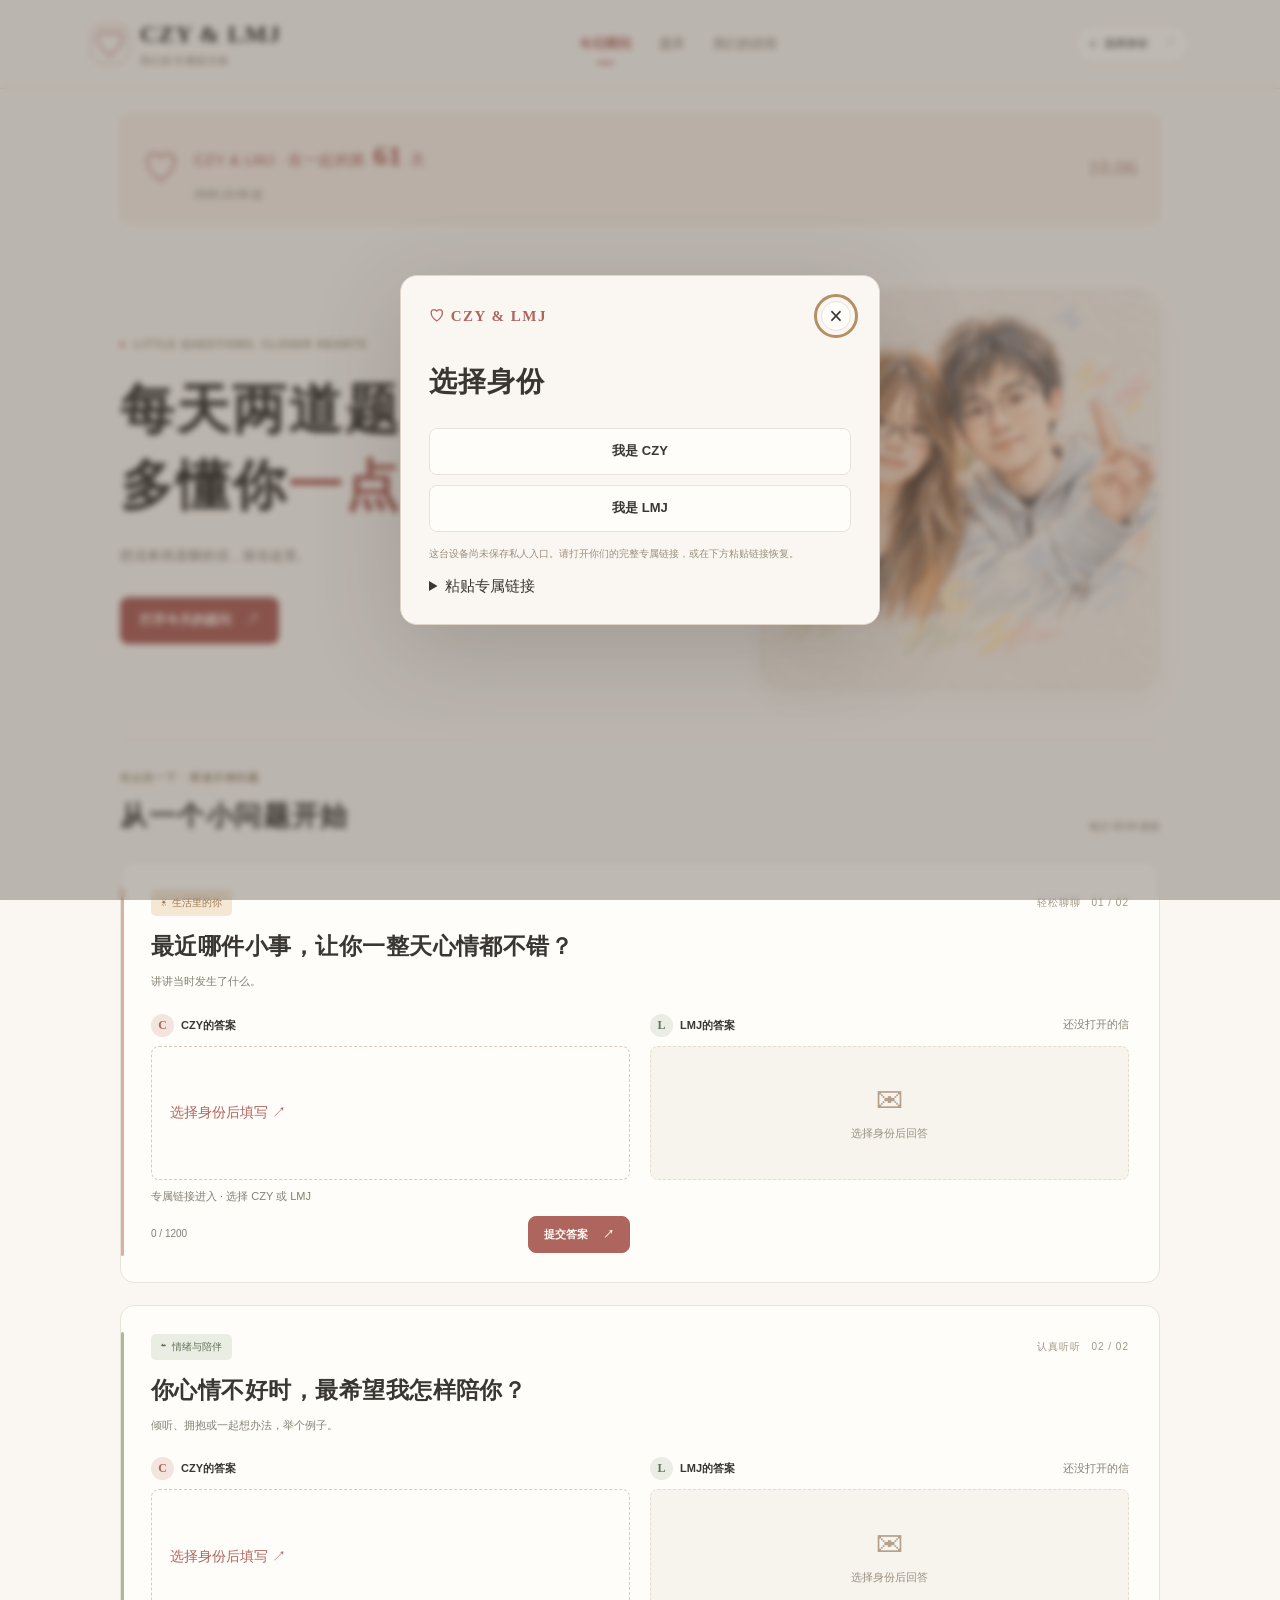
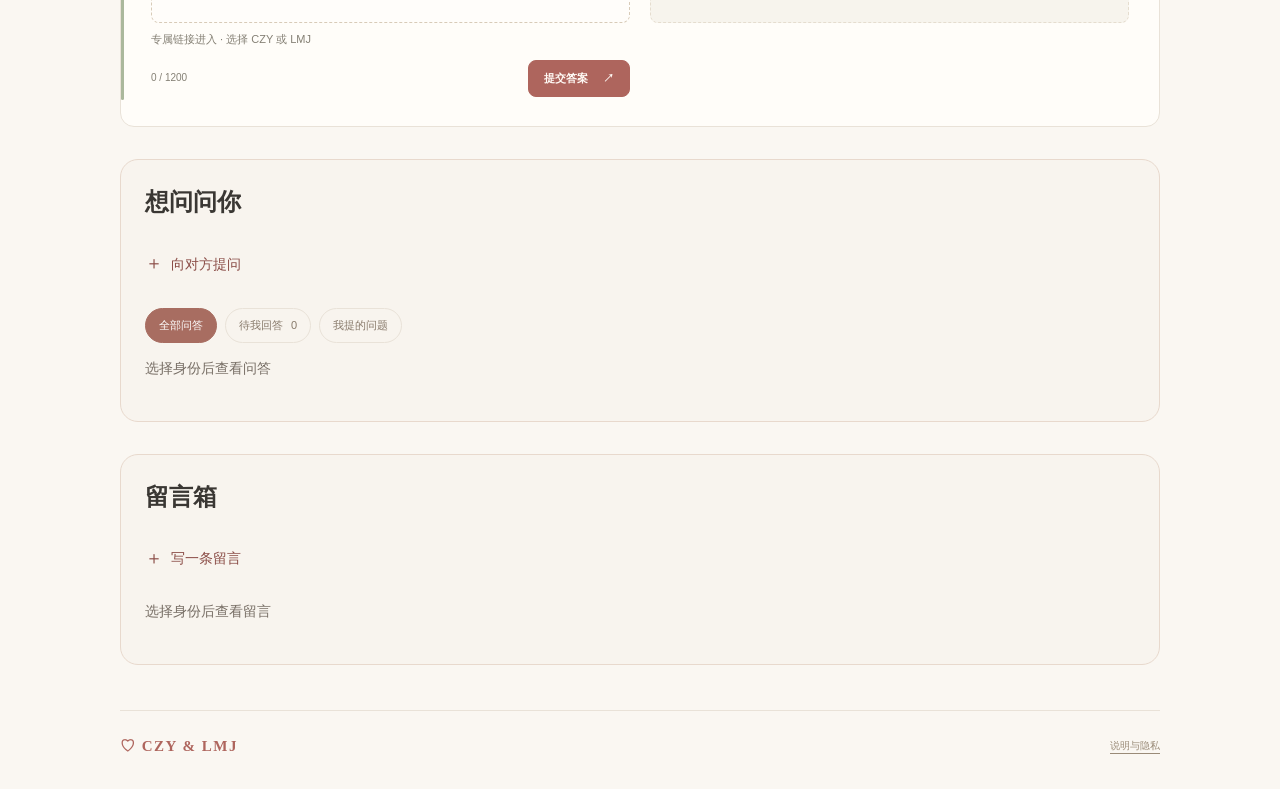
<file: couple-box/index.html>
<!doctype html>
<html lang="zh-CN">
<head>
<meta charset="utf-8"><meta name="viewport" content="width=device-width,initial-scale=1,viewport-fit=cover">
<meta name="theme-color" content="#faf7f2"><meta name="referrer" content="no-referrer">
<meta name="description" content="每天两道小问题，各自写下答案，再一起读懂彼此。CZY 和 LMJ 的专属提问箱。">
<meta http-equiv="Content-Security-Policy" content="default-src 'self'; script-src 'self'; style-src 'self'; img-src 'self' data:; connect-src https://czy-lmj-couple-box.pages.dev http://127.0.0.1:43131; font-src 'self'; object-src 'none'; base-uri 'none'; form-action 'none'">
<title>CZY 和 LMJ 的专属提问箱</title>
<link rel="canonical" href="https://nick32625.github.io/couple-box/">
<link rel="icon" type="image/svg+xml" href="./icon.svg"><link rel="stylesheet" href="./style.css?v=20261022-display">
<script type="module" src="./app.js?v=20261022-display"></script>
</head>
<body>
<a class="skip-link" href="#main">跳到主要内容</a>
<header class="site-header"><div class="header-inner">
<a href="./" class="brand" aria-label="CZY 和 LMJ 的提问箱首页"><span class="brand-icon">♡</span><span>CZY &amp; LMJ<small>我们的专属提问箱</small></span></a>
<nav aria-label="主导航"><button class="nav-tab active" data-view="today">今日两问</button><button class="nav-tab" data-view="library">题库</button><button class="nav-tab" data-view="history">我们的回答</button></nav>
<button class="account-btn" id="account-btn"><span class="status-dot"></span><span id="account-label">选择身份</span><span class="account-arrow">↗</span></button>
</div></header>
<main id="main" tabindex="-1">
<section class="anniversary-banner" aria-label="我们的恋爱纪念日"><span class="anniversary-heart" aria-hidden="true">♡</span><div><p>CZY &amp; LMJ · 在一起的第 <strong id="relationship-days">—</strong> 天</p><small><time datetime="2026-10-06">2026.10.06</time> 起</small></div><span class="anniversary-date">10.06</span></section>
<section class="view" id="view-today" aria-label="今日两问">
<div class="hero">
<div class="hero-copy"><p class="eyebrow"><span></span> LITTLE QUESTIONS, CLOSER HEARTS</p><h1>每天两道题，<br>多懂你<span class="accent">一点。</span></h1><p class="hero-desc">把没来得及聊的话，留在这里。</p><div class="hero-actions"><button class="btn primary" id="start-btn">打开今天的提问 <span>↗</span></button></div></div>
<div class="hero-art hero-portrait"><img src="./assets/czy-lmj-portrait-v2.webp" width="1254" height="1254" alt="LMJ 和 CZY 并肩比耶的手绘合照" fetchpriority="high" decoding="async"></div>
</div>
<div class="daily-heading" id="daily-anchor"><div><p class="eyebrow" id="date-label">TODAY'S LITTLE CONVERSATION</p><h2 id="daily-title">今天，想听你说</h2></div><span class="daily-count">每日 00:00 更新</span></div>
<div class="room-strip" id="room-strip" hidden><div><span class="paired-hearts">♡ ♡</span><span id="room-names"></span></div><div><span id="sync-state" role="status">正在连接云端</span><button class="text-btn" id="refresh-btn" hidden>重试</button><button class="text-btn" id="invite-btn">保存入口 ↗</button></div></div>
<div class="message error" id="page-error" role="alert" hidden></div>
<div id="daily-cards" class="daily-cards"><div class="loading-card">正在准备今天的问题…</div></div>

<section class="whispers personal-questions" id="personal-questions" aria-labelledby="personal-title">
<div class="whisper-heading"><h2 id="personal-title">想问问你</h2><button type="button" class="text-btn" data-personal-refresh hidden>重试</button></div>
<details class="whisper-compose personal-compose"><summary>向对方提问</summary><form data-personal-compose>
<label for="personal-input" data-personal-label>想问对方什么？</label>
<textarea id="personal-input" maxlength="600" rows="3" placeholder="有件事，我想听听你的想法……"></textarea>
<div class="whisper-compose-foot"><span data-personal-count>0 / 600</span><button type="submit" class="btn primary" data-personal-send>发送问题</button></div>
</form></details>
<div class="filter-row personal-filters" aria-label="筛选专属问答"><button type="button" class="filter-chip selected" data-personal-filter="all" aria-pressed="true">全部问答</button><button type="button" class="filter-chip" data-personal-filter="pending" aria-pressed="false">待我回答 <span data-personal-pending>0</span></button><button type="button" class="filter-chip" data-personal-filter="mine" aria-pressed="false">我提的问题</button></div>
<p class="whisper-status" role="status" data-personal-status hidden></p><div data-personal-list></div>
<button type="button" class="text-btn" data-personal-more hidden>查看更多问答</button>
</section>
<section class="whispers mailbox" id="mailbox" aria-labelledby="mailbox-title">
<div class="whisper-heading"><h2 id="mailbox-title">留言箱</h2><button type="button" class="text-btn" data-whisper-refresh hidden>重试</button></div>
<details class="whisper-compose"><summary>写一条留言</summary><form>
<label for="mailbox-input" data-whisper-label>给对方的一句话</label>
<textarea id="mailbox-input" maxlength="600" rows="4" placeholder="想说的话……" autocomplete="off"></textarea>
<fieldset class="tone-picker"><legend>心情</legend>
<label><input type="radio" name="message-tone" value="joy" required><span>小确幸</span></label>
<label><input type="radio" name="message-tone" value="warmth"><span>超开心</span></label>
<label><input type="radio" name="message-tone" value="grumble"><span>小在意</span></label>
<label><input type="radio" name="message-tone" value="serious"><span>认真说说</span></label>
</fieldset>
<div class="retention-picker"><label for="mailbox-retention">保留多久</label><select id="mailbox-retention" data-whisper-retention><option value="forever">一直保留</option><option value="24h" selected>24 小时后消失</option></select></div>
<div class="whisper-compose-foot"><span data-whisper-count>0 / 600</span><button type="submit" class="btn primary" data-whisper-send>发送</button></div>

</form></details><p class="whisper-status" role="status" data-whisper-status hidden></p>
<div data-whisper-list></div><button type="button" class="text-btn record-more" data-whisper-more hidden>更早的留言</button>
</section>
</section>
<section class="view" id="view-library" aria-label="题库" hidden><div class="page-title"><p class="eyebrow">A LITTLE MORE ABOUT YOU</p><h1>慢慢认识你</h1></div><div class="library-tools"><label class="search"><span>⌕</span><input type="search" id="question-search" placeholder="找一个想聊的话题…" aria-label="搜索题目"></label><div class="filter-row" id="topic-filters" aria-label="按主题筛选"></div></div><div class="library-count" id="library-count"></div><div id="question-library"></div><details class="source-details"><summary>题目从哪里来？</summary><div><p>问题参考下列公开资料的主题与对话方法，重新编写为适合日常相处的中文问句，不是原版量表或关系测试。阶段时间是本提问箱的安排，并非研究规定的恋爱进度。</p><ul id="source-list"></ul></div></details></section>
<section class="view" id="view-history" aria-label="我们的回答" hidden><div class="page-title"><p class="eyebrow">OUR LITTLE ARCHIVE</p><h1>写给彼此的日子</h1></div><div id="history-content"></div></section>
</main>
<footer class="site-footer"><a href="./" class="brand-mini">♡ CZY &amp; LMJ</a><button class="text-btn" id="help-btn">说明与隐私</button></footer>
<dialog id="modal"><div class="modal-top"><span class="brand-mini">♡ CZY &amp; LMJ</span><button class="close-btn" id="close-modal" aria-label="关闭弹窗">×</button></div><div id="modal-body"></div></dialog>
<div id="toast" role="status" aria-live="polite" hidden></div>
</body></html>
</file>
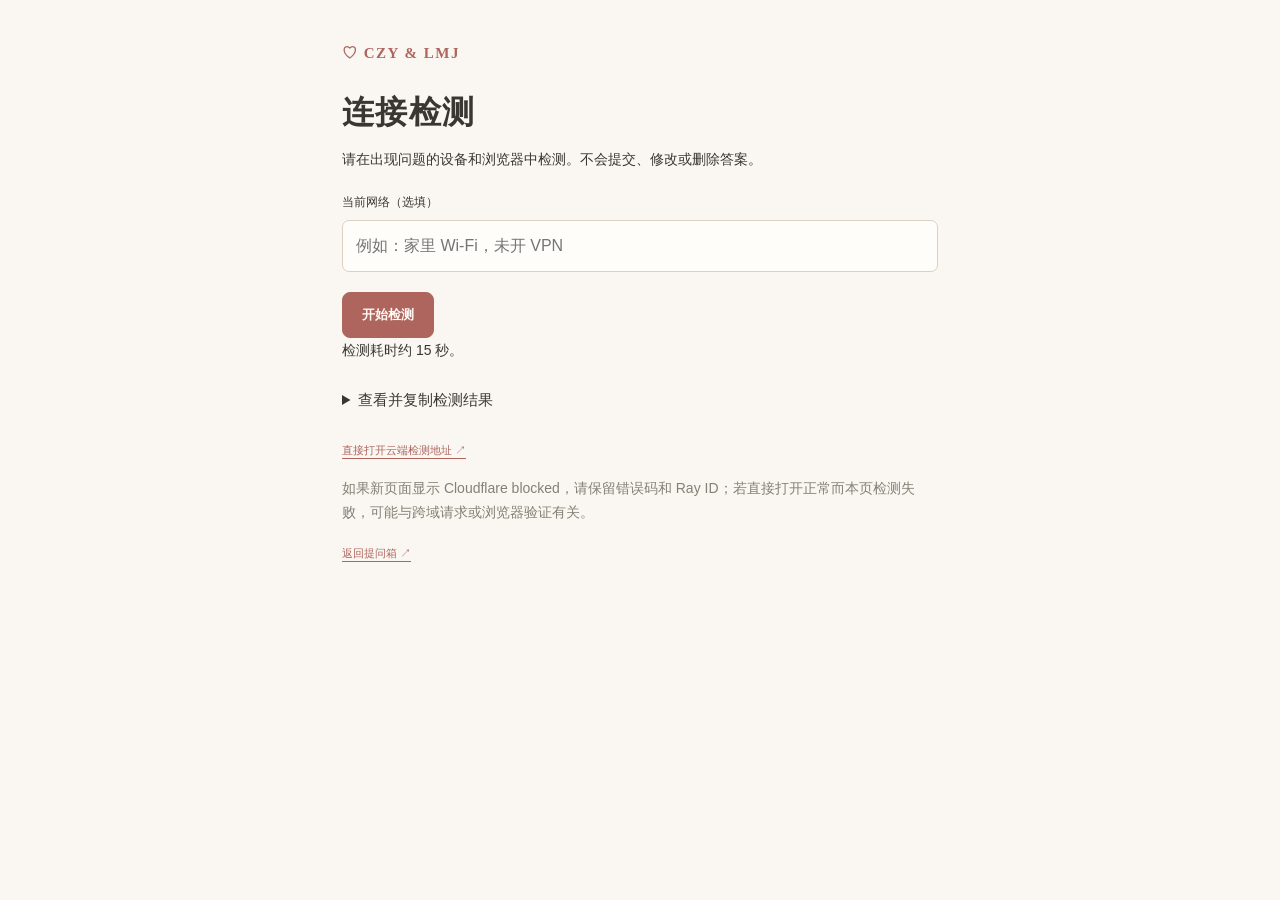
<file: couple-box/network.html>
<!doctype html><html lang="zh-CN"><head><meta charset="utf-8"><meta name="viewport" content="width=device-width,initial-scale=1"><meta name="referrer" content="no-referrer"><meta name="robots" content="noindex,nofollow"><meta http-equiv="Content-Security-Policy" content="default-src 'self'; script-src 'self'; style-src 'self'; connect-src 'self' https://czy-lmj-couple-box.pages.dev; object-src 'none'; base-uri 'none'"><title>连接检测 · CZY &amp; LMJ</title><link rel="stylesheet" href="./style.css?v=20261019-personal"><link rel="stylesheet" href="./network.css"><script type="module" src="./network.js?v=20261019-pages"></script></head><body><main class="network-main"><a class="brand-mini" href="./">♡ CZY &amp; LMJ</a><h1>连接检测</h1><p>请在出现问题的设备和浏览器中检测。不会提交、修改或删除答案。</p><label class="form-field">当前网络（选填）<input id="network-note" maxlength="80" placeholder="例如：家里 Wi-Fi，未开 VPN"></label><button class="btn primary" id="run">开始检测</button><p id="summary" role="status">检测耗时约 15 秒。</p><div id="results" aria-live="polite"></div><details id="report-details"><summary>查看并复制检测结果</summary><p class="muted">不包含私人链接、密钥、访问令牌或答案。</p><textarea id="report" rows="12" readonly aria-label="检测报告"></textarea><button class="btn" id="copy" disabled>复制检测结果</button></details><p><a class="text-btn" id="direct" target="_blank" rel="noopener noreferrer" href="https://czy-lmj-couple-box.pages.dev/api/health">直接打开云端检测地址 ↗</a></p><p class="muted">如果新页面显示 Cloudflare blocked，请保留错误码和 Ray ID；若直接打开正常而本页检测失败，可能与跨域请求或浏览器验证有关。</p><a class="text-btn" href="./">返回提问箱 ↗</a></main></body></html>
</file>
<file: couple-box/style.css>
:root{--paper:#faf7f2;--white:#fffdf9;--ink:#3a3733;--muted:#858075;--line:#e9e2d8;--accent:#ae655d;--accent-dark:#8a4c46;--rose:#f3e5de;--sage:#e9ede4;--green:#62745d;--peach:#f4e8d5;--serif:"Songti SC","STSong","Noto Serif SC",Georgia,serif;--sans:-apple-system,BlinkMacSystemFont,"PingFang SC","Microsoft YaHei",sans-serif}*{box-sizing:border-box}html{scroll-behavior:smooth}body{margin:0;background:var(--paper);color:var(--ink);font:15px/1.75 var(--sans);-webkit-font-smoothing:antialiased}button,input,textarea,select{font:inherit}button,a,input,textarea{touch-action:manipulation}button{cursor:pointer}button{color:inherit}a{color:inherit;text-decoration:none}button:disabled{cursor:wait;opacity:.6}button:focus-visible,a:focus-visible,input:focus-visible,textarea:focus-visible,summary:focus-visible{outline:3px solid #b59064;outline-offset:4px}[hidden]{display:none!important}.skip-link{position:fixed;z-index:100;top:-80px;left:16px;background:white;padding:12px}.skip-link:focus{top:8px}.site-header{position:sticky;top:0;z-index:20;background:rgba(250,247,242,.96);border-bottom:1px solid var(--line);backdrop-filter:blur(16px)}.header-inner{max-width:1160px;padding:20px 30px;margin:auto;display:flex;align-items:center;justify-content:space-between;gap:24px}.brand{display:flex;align-items:center;gap:10px;font-family:var(--serif);font-size:24px;font-weight:700;letter-spacing:.04em;line-height:1.2}.brand small{display:block;font:10px/1.4 var(--sans);letter-spacing:.12em;color:var(--muted);margin-top:5px}.brand-icon{display:grid;place-items:center;border:1px solid #c9a59a;width:40px;height:40px;border-radius:13px;color:var(--accent);font:32px/1 Georgia}.header-inner nav{display:flex;gap:28px;align-items:center}.nav-tab{border:0;background:transparent;padding:9px 0;color:var(--muted);font-size:13px;position:relative;white-space:nowrap}.nav-tab.active{color:var(--accent);font-weight:650}.nav-tab.active:after{content:'';height:2px;width:17px;position:absolute;bottom:0;left:calc(50% - 8px);background:var(--accent)}.account-btn{display:flex;align-items:center;gap:8px;padding:9px 14px;border:1px solid var(--line);border-radius:24px;background:var(--white);font-size:11px}.status-dot{width:6px;height:6px;border-radius:50%;background:#b6b9a4;flex:none}.account-arrow{color:var(--accent);padding-left:8px}main{max-width:1100px;margin:auto;padding:0 30px;min-height:65vh}#main:focus{outline:none}.hero{display:grid;grid-template-columns:1.12fr 1fr;align-items:center;padding:66px 0 50px;gap:40px}.eyebrow{font-size:10px;letter-spacing:.15em;color:#9a8a73;font-weight:600;margin:0 0 20px;line-height:1.7}.hero .eyebrow{display:flex;gap:9px;align-items:center}.eyebrow>span:first-child{display:inline-block;background:#bd8578;width:5px;height:5px;border-radius:50%}h1,h2,h3,p{margin-top:0}h1{font-family:var(--serif);font-size:54px;line-height:1.4;font-weight:600;letter-spacing:.04em;margin-bottom:19px}.accent{color:var(--accent)}.hero-desc{font-size:13px;line-height:2;color:#7c776e;letter-spacing:.05em}.hero-actions{display:flex;align-items:center;gap:20px;margin-top:28px}.btn{border:1px solid var(--line);background:var(--white);padding:11px 19px;min-height:44px;border-radius:8px;font-size:13px;font-weight:600;display:inline-flex;align-items:center;justify-content:center;gap:15px;transition:background .15s,transform .15s}.btn:hover{background:#f1e8de}.btn.primary{background:var(--accent);border-color:var(--accent);color:#fffaf5}.btn.primary:hover{background:var(--accent-dark)}.btn.soft{background:#f3ece2}.btn.full{width:100%}.hero-note{font-size:10px;color:#9a9185}.hero-art{position:relative;max-width:440px;width:100%;background:radial-gradient(ellipse at center,#f0e9de80,transparent 68%);padding:4px 0 22px}.hero-art svg{display:block;width:100%;height:auto}.art-caption{display:block;font-family:var(--serif);font-size:12px;letter-spacing:.14em;position:absolute;bottom:7px;right:64px;color:#a59580;transform:rotate(3deg)}.daily-heading{display:flex;align-items:flex-end;justify-content:space-between;border-top:1px solid var(--line);padding-top:28px;margin-bottom:21px;gap:20px;scroll-margin-top:115px}.daily-heading .eyebrow{margin-bottom:7px;font-size:10px}.daily-heading h2{font-family:var(--serif);font-size:27px;font-weight:600;margin:0;letter-spacing:.06em}.daily-count{font-size:10px;color:var(--muted);padding-bottom:5px;white-space:nowrap}.daily-count span{padding:0 6px}.room-strip{display:flex;flex-wrap:wrap;align-items:center;justify-content:space-between;background:#efeee6;border:1px solid #e3e4d8;padding:12px 17px;border-radius:10px;margin-bottom:16px;gap:8px 20px;font-size:11px}.room-strip>div{display:flex;gap:12px;align-items:center;flex-wrap:wrap}.paired-hearts{font-size:19px;color:var(--accent);letter-spacing:-2px}.muted{color:var(--muted)}.text-btn{border:0;background:none;padding:4px 0;font-size:11px;color:var(--accent);text-decoration:underline;text-underline-offset:4px}.daily-cards{display:grid;gap:22px}.q-card{border:1px solid var(--line);border-radius:14px;background:var(--white);padding:28px 30px;position:relative;overflow:hidden}.q-card:before{content:'';position:absolute;width:3px;top:26px;left:0;bottom:26px;background:#d8b2a1;border-radius:2px}.q-card.sage:before{background:#abb89c}.question-meta{display:flex;align-items:center;justify-content:space-between;margin-bottom:12px;gap:12px}.tag{font-size:10px;padding:4px 10px;border-radius:5px;display:inline-flex;align-items:center;gap:6px;background:var(--rose);color:#975d57}.tag.sage{background:var(--sage);color:#617052}.tag.peach{background:var(--peach);color:#9b7950}.question-meta-right{font-size:10px;color:#a29687;letter-spacing:.1em;display:flex;align-items:center;gap:10px}.question-title{font-family:var(--serif);font-size:23px;line-height:1.65;letter-spacing:.02em;font-weight:600;margin:0 0 6px;max-width:850px}.question-hint{font-size:11px;color:var(--muted);margin-bottom:22px}.answer-grid{display:grid;grid-template-columns:1fr 1fr;gap:20px}.answer-label{display:flex;align-items:center;justify-content:space-between;font-size:11px;font-weight:600;margin-bottom:9px}.avatar{width:23px;height:23px;display:inline-grid;place-items:center;border-radius:50%;background:var(--rose);color:var(--accent);margin-right:7px;font-family:var(--serif);font-size:12px}.avatar.partner{background:var(--sage);color:var(--green)}.answer-label .small{font-size:10px;color:var(--muted);font-weight:400}.answer-input{background:#fffdfa;border:1px solid #e5ddd0;width:100%;height:134px;resize:vertical;border-radius:8px;padding:13px 15px;font-size:12px;line-height:1.9;color:var(--ink);min-height:114px}.answer-input::placeholder{color:#b0a69a}.answer-input:focus{outline:1px solid #c39485;outline-offset:0}.answer-foot{display:flex;justify-content:space-between;align-items:center;gap:12px;margin-top:9px;font-size:10px;color:var(--muted);min-height:40px}.answer-foot .btn{padding:8px 15px;min-height:37px;font-size:11px;white-space:nowrap}.draft-note{font-size:10px;margin-top:7px;color:var(--muted)}.draft-note.saved{color:var(--green)}.partner-answer{border:1px dashed #e5ddcf;border-radius:8px;background:#f7f4ed;min-height:134px;display:flex;align-items:center;justify-content:center;text-align:center;padding:18px;color:#9a9083;font-size:11px;line-height:1.9}.partner-answer .letter-icon{display:block;font:27px/1.4 Georgia;color:#b3a18b;margin-bottom:4px}.partner-answer.revealed{border-style:solid;border-color:#dce1d3;background:#f1f4ec;display:block;text-align:left;color:#4f5e48;white-space:pre-wrap;overflow-wrap:anywhere;font-size:12px;line-height:1.9}.question-bottom{display:flex;justify-content:space-between;align-items:center;border-top:1px solid #efe9df;margin-top:18px;padding-top:12px;font-size:10px;color:#9f9281}.skip-question{border:0;background:none;font-size:10px;color:#a58e75;padding:5px}.gentle-note{display:flex;justify-content:center;align-items:flex-start;gap:12px;text-align:left;margin:30px auto 45px;color:#a19583;font-size:10px;line-height:1.9}.gentle-note>span{font-size:17px;color:#b49a77}.gentle-note p{margin:0}.gentle-note strong{font-weight:400;color:#8f8474}.site-footer{max-width:1040px;border-top:1px solid var(--line);margin:45px auto 0;display:flex;align-items:center;gap:24px;padding:22px 0 30px;font-size:10px;color:#a09280}.brand-mini{font-family:var(--serif);font-size:15px;font-weight:600;letter-spacing:.1em;color:var(--accent)}.site-footer p{margin:0;flex:1}.site-footer .text-btn{font-size:10px;color:#9a8b78}.homepage-link{font-size:10px;color:#9a8b78}.page-title{padding:58px 0 30px}.page-title .eyebrow{margin-bottom:12px}.page-title h1{font-size:39px;margin-bottom:12px}.page-title p:not(.eyebrow){color:var(--muted);font-size:13px}.library-tools{display:grid;gap:20px}.search{display:flex;align-items:center;gap:10px;border:1px solid var(--line);border-radius:8px;background:var(--white);padding:8px 14px;max-width:390px}.search span{font-size:23px;color:#a18a73}.search input{border:0;outline:none;width:100%;background:none;font-size:13px;color:var(--ink)}.filter-row{display:flex;gap:8px;flex-wrap:wrap}.filter-chip{background:none;border:1px solid var(--line);padding:7px 13px;border-radius:20px;font-size:11px;color:#87796a}.filter-chip.selected{background:#a86d61;color:#fff;border-color:#a86d61}.library-count{margin:22px 0 13px;color:var(--muted);font-size:11px}.question-grid{display:grid;grid-template-columns:repeat(3,1fr);gap:14px}.library-card{border:1px solid var(--line);background:var(--white);padding:20px;border-radius:10px;display:flex;flex-direction:column;gap:12px}.library-card .tag{align-self:flex-start}.library-card h3{font-family:var(--serif);font-size:17px;line-height:1.75;font-weight:600;margin:0}.library-card p{font-size:10px;color:var(--muted);margin:0}.library-card .library-depth{margin-top:auto;padding-top:10px;font-size:9px;color:#9a8a73}.source-details{border:1px solid var(--line);border-radius:10px;margin:30px 0;padding:15px 20px;font-size:11px;color:var(--muted)}summary{cursor:pointer}.source-details>div{margin-top:14px}.source-details li{margin:14px 0}.source-details a{color:var(--accent);text-decoration:underline;text-underline-offset:3px}.empty-state{padding:48px 25px;background:var(--white);border:1px dashed #d9ccba;border-radius:14px;text-align:center;color:#a08e77}.empty-state .empty-icon{font:38px/1 var(--serif);color:#c3a28e;display:block;margin-bottom:20px}.empty-state h3{font-family:var(--serif);font-size:22px;color:#6e6050;margin-bottom:10px}.empty-state p{font-size:12px}.empty-state .btn{margin-top:14px}.history-summary{display:flex;gap:40px;border-bottom:1px solid var(--line);padding-bottom:25px;margin-bottom:20px}.history-summary strong{display:block;font:33px/1.4 var(--serif);color:var(--accent)}.history-summary span{font-size:10px;color:var(--muted)}.history-list{display:grid;gap:10px}.history-row{display:flex;align-items:center;gap:20px;background:var(--white);border:1px solid var(--line);border-radius:10px;text-align:left;padding:20px 24px;width:100%}.history-day{font-family:var(--serif);font-size:22px;min-width:65px;line-height:1.2}.history-day small{display:block;font:9px/1.5 var(--sans);color:var(--muted);margin-top:4px}.history-body{flex:1}.history-body strong{font-size:12px;font-weight:500}.history-body p{font-size:10px;color:var(--muted);margin:3px 0 0}.history-status{font-size:10px;color:var(--green);padding:5px 9px;background:var(--sage);border-radius:5px}.history-arrow{color:var(--accent)}.history-date-bar{display:flex;align-items:center;justify-content:space-between;margin:25px 0 17px}.history-date-bar h2{font-family:var(--serif);font-size:23px;margin:0}.loading-card{text-align:center;border:1px solid var(--line);border-radius:12px;padding:45px;color:var(--muted);font-size:12px}.message{padding:12px 15px;border-radius:8px;font-size:12px;margin:12px 0;line-height:1.9}.message.error{background:#fff0e7;border:1px solid #ead1c2;color:#9d5548}.message.info{background:#f2f2e8;border:1px solid #dedfcf;color:#6a7056}dialog{border:1px solid #dfd4c5;background:var(--paper);border-radius:17px;padding:25px 28px;width:min(480px,calc(100% - 28px));max-height:90dvh;color:var(--ink);box-shadow:0 25px 90px #372a2330}dialog::backdrop{background:#3e322954;backdrop-filter:blur(3px)}.modal-top{display:flex;align-items:center;justify-content:space-between;margin-bottom:26px}.close-btn{background:var(--white);border:1px solid var(--line);border-radius:50%;width:30px;height:30px;font-size:23px;line-height:1}.modal-title{font-family:var(--serif);font-size:28px;letter-spacing:.04em;font-weight:600;margin-bottom:10px}.modal-desc{font-size:12px;color:var(--muted);line-height:1.9}.form-field{display:block;margin:18px 0;font-size:12px}.form-field input,.form-field textarea{display:block;border:1px solid #ddd2c2;background:var(--white);border-radius:7px;padding:11px 13px;margin-top:7px;width:100%;color:var(--ink);font-size:13px}.form-field textarea{height:100px;font-size:11px;resize:vertical;word-break:break-all}.modal-foot{font-size:10px;color:#9c8e7d;margin-top:13px;line-height:1.8}.modal-actions{display:grid;gap:10px;margin-top:22px}.steps{list-style:none;padding:0;margin:20px 0;display:grid;gap:12px;counter-reset:step}.steps li{counter-increment:step;display:flex;gap:12px;align-items:center;font-size:12px}.steps li:before{content:counter(step);font-family:var(--serif);font-size:14px;border-radius:50%;background:var(--rose);min-width:27px;height:27px;display:grid;place-items:center;color:var(--accent)}.settings-row{border-bottom:1px solid var(--line);padding:14px 0;font-size:12px;display:flex;justify-content:space-between;gap:18px;align-items:center}.settings-row p{margin:3px 0 0;font-size:10px;color:var(--muted)}.danger{color:#a8463d!important}.help-list{font-size:12px;line-height:2;padding-left:18px}.help-list li{margin-bottom:9px}#toast{position:fixed;z-index:100;bottom:30px;left:50%;transform:translateX(-50%);padding:12px 22px;border-radius:9px;background:#4f5147;color:#fffdf6;font-size:12px;box-shadow:0 6px 30px #3332;max-width:calc(100% - 35px);width:max-content;text-align:center}body.has-room .hero{padding-top:45px;padding-bottom:35px}body.has-room .hero h1{font-size:44px}body.has-room .hero-art{max-width:360px;justify-self:end}body.has-room .hero-actions{display:none}@media(max-width:900px){.header-inner{gap:20px}.header-inner nav{gap:20px}.account-btn{font-size:10px}.question-grid{grid-template-columns:repeat(2,1fr)}.hero{gap:15px}h1{font-size:45px}.hero-note{display:none}.site-footer{margin-inline:30px}.account-arrow{display:none}}@media(max-width:640px){.header-inner{padding:16px 20px 12px;display:grid;grid-template-columns:1fr auto;gap:15px}.brand{font-size:22px}.brand-icon{width:34px;height:34px;font-size:29px;border-radius:10px}.brand small{font-size:8px}.account-btn{font-size:10px;padding:7px 10px}.header-inner nav{grid-column:1/-1;grid-row:2;justify-content:center;gap:40px;border-top:1px solid var(--line);padding-top:6px}.nav-tab{font-size:12px;padding-top:7px}.nav-tab.active:after{bottom:-2px}main{padding:0 19px}.hero{padding:35px 0 26px;grid-template-columns:1fr .65fr;gap:0;align-items:center}.hero .eyebrow{font-size:7px;letter-spacing:.1em;margin-bottom:16px;gap:5px}.hero .eyebrow>span{width:4px;height:4px}h1{font-size:34px;line-height:1.55;letter-spacing:.02em;margin-bottom:12px}.hero-desc{font-size:10px;line-height:2}.hero-actions{margin-top:19px}.hero-actions .btn{font-size:10px;padding:8px 12px;gap:8px;min-height:40px}.hero-art{margin-left:-6px;width:calc(100% + 18px);padding-bottom:36px}.art-caption{font-size:7px;right:8px;bottom:24px;letter-spacing:.05em}.daily-heading{padding-top:23px;align-items:flex-start;gap:10px;scroll-margin-top:143px}.daily-heading h2{font-size:23px}.daily-heading .eyebrow{font-size:8px;letter-spacing:.07em}.daily-count{font-size:8px;white-space:normal;max-width:103px;text-align:right;line-height:1.9;padding-top:2px}.daily-count span{padding:0 2px}.room-strip{padding:10px 13px;font-size:10px}.room-strip>div{gap:9px}.room-strip .text-btn{font-size:10px}.q-card{padding:21px 18px}.question-title{font-size:21px;line-height:1.7}.question-hint{font-size:10px;margin-bottom:21px}.tag{font-size:9px;padding:4px 8px}.question-meta-right{font-size:8px;gap:6px}.answer-grid{grid-template-columns:1fr;gap:17px}.answer-input{height:135px;font-size:13px}.partner-answer{min-height:100px}.partner-answer.revealed{font-size:13px}.answer-label{font-size:11px}.question-bottom{font-size:9px;gap:8px}.question-grid{grid-template-columns:1fr}.library-card{padding:19px}.library-card h3{font-size:19px}.page-title{padding:35px 0 24px}.page-title h1{font-size:33px}.page-title p:not(.eyebrow){font-size:11px}.filter-row{gap:7px}.filter-chip{font-size:10px;padding:7px 11px}.site-footer{margin:25px 19px 0;gap:10px;display:grid;grid-template-columns:1fr auto;padding-bottom:30px}.site-footer p{font-size:9px;grid-row:2}.site-footer .homepage-link{grid-column:2;grid-row:2}.site-footer .text-btn{text-align:right}.gentle-note{font-size:9px;margin:25px 0 35px}.history-summary{gap:32px}.history-row{padding:16px 15px;gap:12px}.history-day{min-width:54px;font-size:21px}.history-body strong{font-size:11px}.history-status{font-size:9px;padding:4px 7px}.history-arrow{display:none}dialog{padding:22px}.modal-title{font-size:25px}.modal-desc{font-size:11px}body.has-room .hero{padding:28px 0 24px}body.has-room .hero h1{font-size:31px}body.has-room .hero-art{max-width:200px}body.has-room .hero-desc{font-size:10px}.source-details{font-size:10px}}@media(prefers-reduced-motion:reduce){html{scroll-behavior:auto}*{transition:none!important}}

@media(max-width:640px){.answer-input,.form-field input,.form-field textarea,.search input{font-size:16px}.q-card{scroll-margin-top:145px}}
.account-btn{max-width:180px}#account-label{min-width:0;overflow:hidden;text-overflow:ellipsis;white-space:nowrap}@media(max-width:640px){.header-inner{grid-template-columns:minmax(0,1fr) auto}.account-btn{max-width:150px}}

.answer-preview{display:block;width:100%;min-height:134px;padding:18px;border:1px dashed #d8cbb8;border-radius:8px;background:#fffdfa;color:var(--accent);text-align:left;font-size:14px;line-height:1.9}.answer-grid>div{min-width:0}.answer-input{appearance:auto;-webkit-appearance:textarea;touch-action:auto;cursor:text}

.anniversary-banner{display:flex;align-items:center;gap:15px;margin:24px 0 0;padding:17px 22px;border:1px solid #e9d9cf;border-radius:12px;background:#f6eee6;color:var(--accent)}.anniversary-heart{font:36px/1 var(--serif)}.anniversary-banner p{margin:0;font-size:15px;letter-spacing:.03em}.anniversary-banner strong{font-family:var(--serif);font-size:28px;font-weight:600;padding:0 3px}.anniversary-banner small{font-size:11px;color:var(--muted)}.anniversary-date{margin-left:auto;font:22px/1 var(--serif);color:#b99683}@media(max-width:640px){.brand{font-size:19px}.anniversary-banner{margin-top:18px;padding:13px 15px;gap:10px}.anniversary-banner p{font-size:12px}.anniversary-banner strong{font-size:25px}.anniversary-banner small{font-size:10px}.anniversary-date{display:none}.anniversary-heart{font-size:28px}}

/* Small feelings, kept separate from the permanent daily answers. */
.little-moments{display:grid;grid-template-columns:1fr 1fr;gap:18px;margin-bottom:26px;align-items:start}.whispers{min-width:0;margin:0;padding:24px;background:#f6eee7;border:1px solid #e8d9cd;border-radius:18px}
.whisper-heading{display:flex;justify-content:space-between;align-items:center;gap:12px;margin-bottom:16px}
.whisper-heading h2{font:600 24px/1.5 var(--serif);margin:0}
.whisper-heading h2 span{font:400 12px/1.5 var(--sans);color:var(--accent);margin-left:10px;white-space:nowrap}
.whisper-heading p,.whisper-empty{font-size:14px;line-height:1.7;color:#776e65;margin:5px 0 0}
.whisper-empty{margin-bottom:16px}
.whisper-note{background:var(--white);border:1px solid var(--line);border-radius:12px;padding:16px 18px;margin-bottom:12px}
.whisper-note.incoming{border-left:3px solid var(--accent)}
.whisper-note.outgoing{background:#fbf7f1}
.whisper-note-head{display:flex;justify-content:space-between;gap:10px;align-items:center;font-size:13px}
.whisper-note-head span{font-size:12px;color:#85796c;white-space:nowrap}
.whisper-text{white-space:pre-wrap;overflow-wrap:anywhere;line-height:1.85;font-size:16px;margin:10px 0}
.whisper-compose summary{cursor:pointer;color:var(--accent-dark);font-size:14px;padding:8px 0}
.whisper-compose label{display:block;margin:12px 0 8px;font-size:14px}
.whisper-compose textarea{display:block;width:100%;box-sizing:border-box;min-height:125px;resize:vertical;border:1px solid #d8c8ba;border-radius:10px;background:var(--white);padding:14px;font:16px/1.75 var(--sans);color:var(--ink)}
.whisper-compose textarea:focus{outline:2px solid #bb8773;outline-offset:2px}
.whisper-compose textarea:disabled{opacity:.65}
.whisper-compose-foot{display:flex;justify-content:space-between;align-items:center;gap:12px;margin-top:12px}
.whisper-compose-foot>span,.whisper-policy{font-size:12px;color:#807467;line-height:1.7}
.whisper-status{font-size:13px;color:var(--green);line-height:1.7;margin:12px 0 0}.whisper-status.error{color:#9b3d35}
@media(max-width:800px){.little-moments{grid-template-columns:1fr;gap:14px;margin-bottom:14px}}
.whispers.joy{background:#eef1e8;border-color:#dbe2d1}.joy .whisper-heading h2 span,.joy .whisper-compose summary{color:#62745d}.joy .whisper-note.incoming{border-left-color:#7c906e}
@media(max-width:640px){.whispers{padding:18px 16px}.whisper-heading h2{font-size:22px}.whisper-note{padding:14px}.whisper-note-head{align-items:flex-start}.whisper-note-head span{font-size:11px}}

.library-stage{margin:26px 0 36px}.library-stage-heading{display:flex;gap:12px;align-items:baseline;flex-wrap:wrap}.library-stage-heading h2{font:600 25px/1.5 var(--serif);margin:0}.library-stage-heading span{font-size:12px;color:var(--accent)}.library-stage-description{font-size:13px;color:var(--muted);margin:8px 0 16px;line-height:1.8}.little-moments{margin-top:30px}

.mailbox{margin:32px 0}.message-tone{display:inline-block;margin-top:12px;padding:3px 9px;border-radius:14px;font-size:12px;background:#edf0e5;color:#647355}.tone-warmth{background:#f5eacb;color:#896b35}.tone-grumble{background:#efe8df;color:#8a7058}.tone-serious{background:#eededb;color:#934c47}.tone-picker{display:grid;grid-template-columns:repeat(4,1fr);gap:9px;border:0;padding:0;margin:18px 0}.tone-picker legend{font-size:13px;margin-bottom:9px}.tone-picker label{margin:0;cursor:pointer;position:relative}.tone-picker input{position:absolute;opacity:0;width:1px;height:1px}.tone-picker span{display:block;text-align:center;padding:10px 5px;border:1px solid #dccfc2;border-radius:9px;background:#fffaf5;font-size:14px}.tone-picker small{display:block;font-size:11px;color:var(--muted);margin-top:3px}.tone-picker input:checked+span{border-color:var(--accent);background:var(--rose);box-shadow:0 0 0 1px var(--accent)}.tone-picker input:focus-visible+span{outline:2px solid var(--accent);outline-offset:2px}.tone-picker input:disabled+span{opacity:.6}@media(max-width:640px){.tone-picker{grid-template-columns:1fr 1fr}.mailbox{margin-top:25px}}
/* Personal questions stay below daily prompts, with a distinct persistent reply thread. */
.personal-questions{margin-bottom:32px}.personal-filters{margin:22px 0 14px}.personal-filters [data-personal-pending]{margin-left:5px;font-variant-numeric:tabular-nums}.personal-card{padding:22px;border:1px solid var(--line);border-radius:12px;background:var(--white);margin:14px 0}.personal-card h3{font:600 20px/1.7 var(--serif);white-space:pre-wrap;overflow-wrap:anywhere;margin:14px 0}.personal-answer{padding:15px 18px;background:var(--sage);border-radius:9px}.personal-answer>strong{font-size:12px;color:var(--green)}.personal-answer p{margin:8px 0;white-space:pre-wrap;overflow-wrap:anywhere;font-size:14px;line-height:1.9}.personal-reply{margin-top:16px}.personal-questions textarea{font-size:16px}.personal-questions [data-personal-more]{display:block;margin:16px auto}.personal-card .whisper-note-head{flex-wrap:wrap;gap:8px}.personal-card form{min-width:0}@media(max-width:600px){.personal-card{padding:17px}.personal-card h3{font-size:19px}.personal-filters{gap:8px}.personal-filters .filter-chip{font-size:11px;padding:8px 10px}.personal-questions .whisper-heading h2 span{display:block;margin:4px 0 0}}

/* The couple's own illustration, kept whole at every screen size. */
.hero .hero-portrait,body.has-room .hero .hero-portrait{width:100%;max-width:400px;margin:0;padding:0;justify-self:end;background:none;border:1px solid var(--line);border-radius:24px;overflow:hidden;box-shadow:0 12px 36px #6e57400c}
.hero-portrait img{display:block;width:100%;height:auto;aspect-ratio:1;object-fit:contain}
@media(max-width:640px){.hero{grid-template-columns:1fr;gap:24px}.hero .hero-portrait,body.has-room .hero .hero-portrait{order:-1;justify-self:center;width:100%;max-width:260px;border-radius:18px}.hero-copy{min-width:0}.hero .hero-actions{margin-top:18px}body.has-room .hero .hero-portrait{max-width:220px}}

.retention-picker{display:grid;grid-template-columns:auto minmax(0,1fr);gap:8px 16px;align-items:center;margin:18px 0}.retention-picker label{margin:0;font-size:13px}.retention-picker select{width:100%;min-height:44px;padding:9px 12px;border:1px solid var(--line);border-radius:8px;background:var(--white);color:var(--ink);font-size:16px}.retention-picker small{grid-column:1/-1;font-size:11px;color:var(--muted);line-height:1.8}

/* Compact records: content first, stable dates and quiet status labels. */
.record-author{display:grid;gap:4px;min-width:0}.record-time{display:block;font:400 12px/1.6 var(--sans);font-variant-numeric:tabular-nums;color:#85796c;white-space:normal}.whisper-note-head{align-items:flex-start;flex-wrap:wrap}.whisper-note-head .message-tone{margin:0;white-space:nowrap;font-size:12px}.record-foot{display:flex;align-items:center;justify-content:space-between;gap:12px;min-height:28px;margin-top:12px;padding-top:10px;border-top:1px solid var(--line);font-size:12px;color:var(--muted)}.retention-badge{font-size:11px;letter-spacing:.08em;color:#738069;background:#edf0e7;border-radius:4px;padding:2px 7px}.expiry-label{font-variant-numeric:tabular-nums}.record-foot .text-btn{font-size:12px;padding:5px 0 5px 12px}.record-more{display:block;margin:8px auto 20px}.whisper-note{padding:20px;margin-bottom:14px}.whisper-text{margin:16px 0}.whispers{background:#f8f4ee}.whisper-heading{margin-bottom:20px}.personal-questions{margin-top:32px}.personal-card .answer-status{border-radius:5px;padding:3px 8px;font-size:11px;background:#f5eee3;color:#92734e}.personal-card .answer-status.answered{background:var(--sage);color:var(--green)}.personal-answer .record-time{margin-top:10px}.personal-card h3{margin:18px 0}.personal-filters{margin-top:20px}.site-footer{justify-content:space-between}.room-strip{background:transparent;padding:12px 0;margin-bottom:20px}.question-hint{line-height:1.8}.answer-label .small{font-size:11px}.draft-note{font-size:11px;line-height:1.7}.history-status{white-space:nowrap}.personal-questions .whisper-compose summary,.mailbox .whisper-compose summary{min-height:44px;display:flex;align-items:center;gap:8px}.whisper-compose summary:before{content:'＋';font-size:18px}.whisper-compose[open]>summary:before{content:'−'}.whisper-compose summary::-webkit-details-marker{display:none}.whisper-compose summary{list-style:none}.retention-picker{margin:18px 0 12px}.tone-picker span{padding:12px 8px}
@media(max-width:640px){.whisper-note{padding:16px}.record-time{font-size:11px}.whisper-text{font-size:16px}.record-foot{font-size:11px}.record-foot .text-btn{min-height:36px}.whisper-heading{margin-bottom:14px}.personal-card .whisper-note-head{flex-wrap:nowrap}.personal-card h3{font-size:19px}.room-strip>div{flex-wrap:wrap}.history-row{flex-wrap:wrap}.history-status{margin-left:auto}.site-footer{display:flex;flex-wrap:wrap}}

.mailbox [data-whisper-list]{margin-top:18px}
</file>
<file: couple-box/network.css>
.network-main{max-width:640px;margin:40px auto;padding:0 22px 40px}.network-main h1{font-size:32px;margin:24px 0 12px}.network-main p{font-size:14px}.network-main .form-field{margin:20px 0}.network-main input{font-size:16px}.network-result{padding:16px;margin:12px 0;border:1px solid var(--line);border-radius:12px;background:var(--white)}.network-result strong{display:block}.network-result p{margin:6px 0 0}.network-result.pass{border-color:#b4c4ad}.network-result.fail{border-color:#d8aaa1}#report-details{margin:24px 0}#report{box-sizing:border-box;width:100%;margin:12px 0;padding:12px;border:1px solid var(--line);border-radius:8px;background:var(--white);font:13px/1.6 ui-monospace,monospace}#summary{min-height:24px}
</file>
